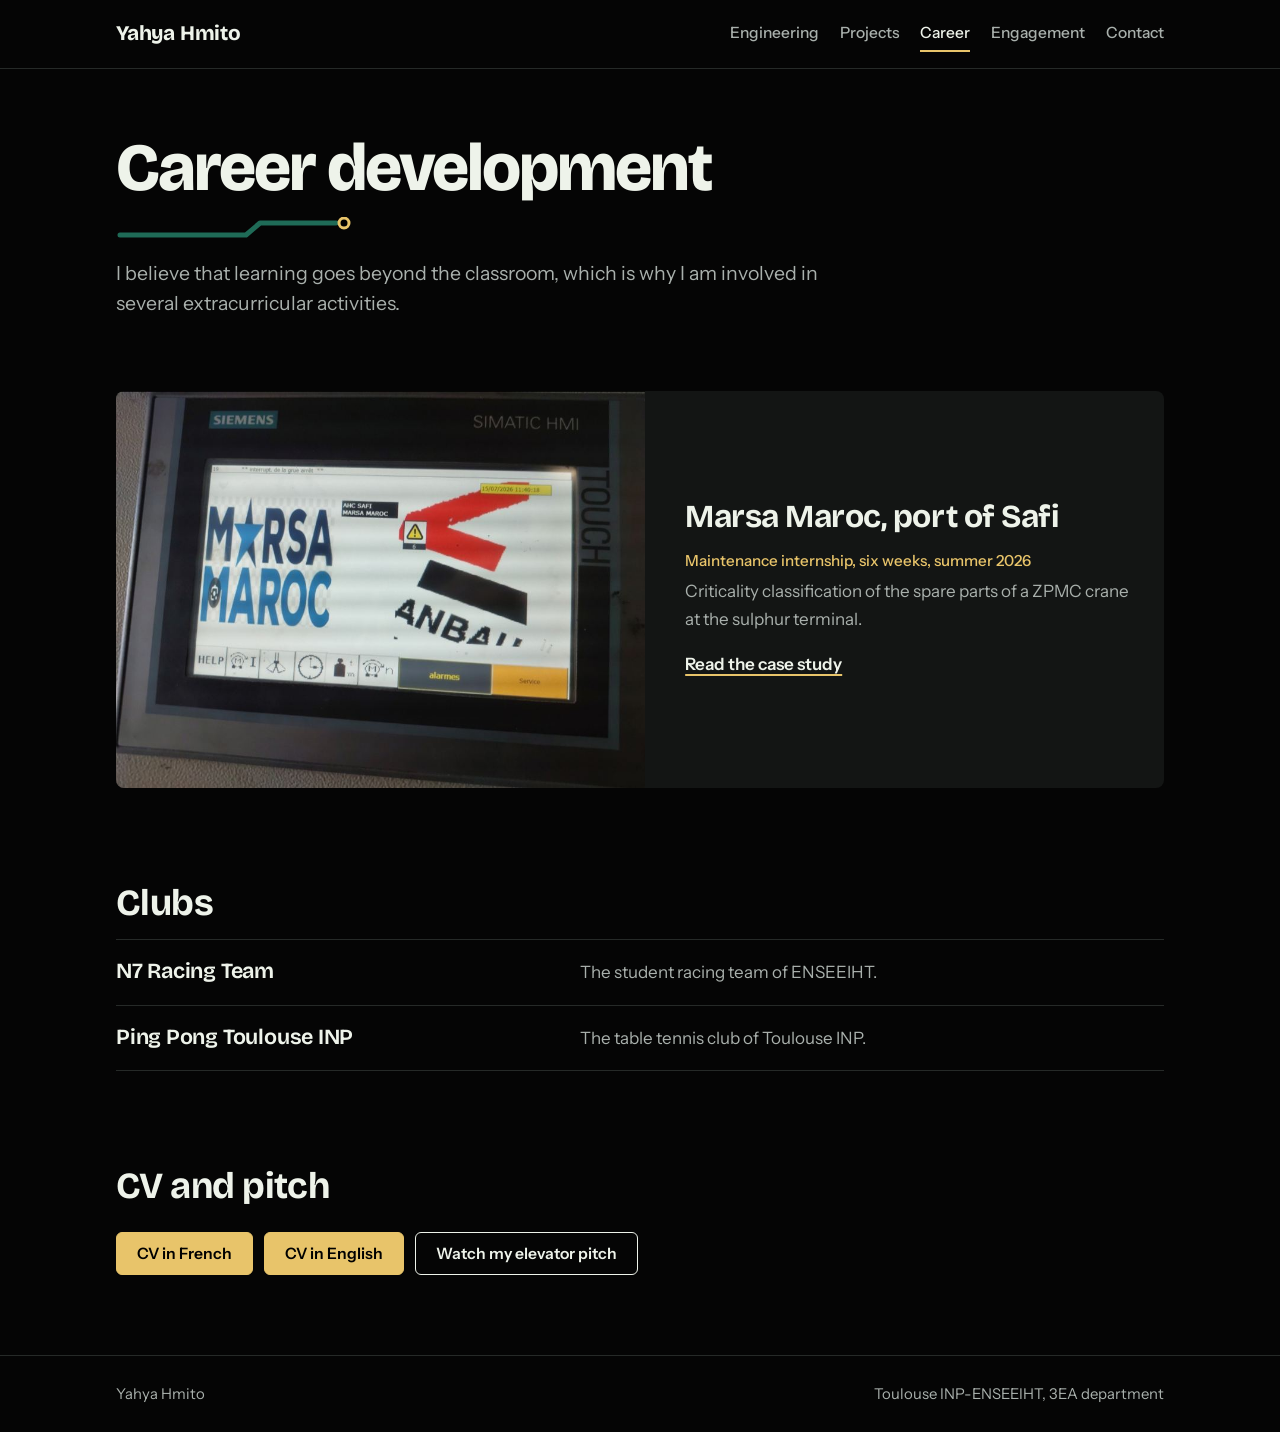
<file: career.html>
<!doctype html>
<html lang="en">
<head>
<meta charset="utf-8">
<meta name="viewport" content="width=device-width, initial-scale=1, viewport-fit=cover">
<title>Yahya Hmito, career development</title>
<meta name="claude:viewport-fit-sides" content="cover">
<meta name="description" content="Portfolio of Yahya Hmito, engineering student at Toulouse INP-ENSEEIHT.">
<link rel="preconnect" href="https://fonts.googleapis.com"><link rel="preconnect" href="https://fonts.gstatic.com" crossorigin><link rel="stylesheet" href="https://fonts.googleapis.com/css2?family=Bricolage+Grotesque:opsz,wght@12..96,400..800&family=Instrument+Sans:wght@400..700&display=swap">
<link rel="stylesheet" href="style.css">
</head>
<body>
<header class="site-header"><div class="wrap">
  <a class="brand" href="index.html">Yahya Hmito</a>
  <nav class="site-nav" aria-label="Main navigation"><a href="engineering.html">Engineering</a><a href="projects.html">Projects</a><a href="career.html" aria-current="page">Career</a><a href="engagement.html">Engagement</a><a href="contact.html">Contact</a></nav>
</div></header>
<main>
<section class="page-head"><div class="wrap"><h1>Career development</h1><svg class="trace" viewBox="0 0 240 24" aria-hidden="true" focusable="false"><path pathLength="1" d="M4 18 H130 L144 6 H220"/><circle cx="228" cy="6" r="5"/></svg><p class="lead">I believe that learning goes beyond the classroom, which is why I am involved in several extracurricular activities.</p></div></section>
<section class="section"><div class="wrap">
  <a class="feature" href="internship.html">
    <img src="hmi-menu.jpg" alt="Marsa Maroc screen on the Siemens panel of the crane's electrical room" loading="lazy">
    <div><h2>Marsa Maroc, port of Safi</h2>
    <p class="when">Maintenance internship, six weeks, summer 2026</p>
    <p>Criticality classification of the spare parts of a ZPMC crane at the sulphur terminal.</p>
    <span class="link">Read the case study</span></div>
  </a>
</div></section>
<section class="section"><div class="wrap">
  <h2>Clubs</h2>
  <div class="rows"><a class="row" href="https://n7racing.fr" target="_blank" rel="noopener"><span class="row-t">N7 Racing Team</span><span class="row-d">The student racing team of ENSEEIHT.</span></a><a class="row" href="https://www.instagram.com/as_tt_inpt" target="_blank" rel="noopener"><span class="row-t">Ping Pong Toulouse INP</span><span class="row-d">The table tennis club of Toulouse INP.</span></a></div>
</div></section>
<section class="section"><div class="wrap">
  <h2>CV and pitch</h2>
  <div class="actions"><a class="btn primary" href="https://www.canva.com/design/DAG3Q9g4etg/oIJHSiohKaDzDJCmYlHsEg/view" target="_blank" rel="noopener">CV in French</a><a class="btn primary" href="https://www.canva.com/design/DAG3SNzm54E/pddmGduQjrSLUqXstw9T1Q/view" target="_blank" rel="noopener">CV in English</a><a class="btn" href="https://1drv.ms/v/c/686e9fc1d685238a/EYgxS6NI235BoXH-FKhPmmoBEjziRVDaBazIHA-9qXcHRA" target="_blank" rel="noopener">Watch my elevator pitch</a></div>
</div></section>
</main>
<footer class="site-footer"><div class="wrap"><span>Yahya Hmito</span><span>Toulouse INP-ENSEEIHT, 3EA department</span></div></footer>
<script>
(function () {
  document.querySelectorAll('[data-copy]').forEach(function (b) {
    b.addEventListener('click', function () {
      var ok = function () { b.textContent = 'Copied'; setTimeout(function () { b.textContent = 'Copy'; }, 1600); };
      var sel = function () { var r = document.createRange(); r.selectNodeContents(b.previousElementSibling); var s = getSelection(); s.removeAllRanges(); s.addRange(r); };
      try { navigator.clipboard.writeText(b.getAttribute('data-copy')).then(ok, sel); } catch (e) { sel(); }
    });
  });
  if (!('IntersectionObserver' in window) || matchMedia('(prefers-reduced-motion: reduce)').matches) return;
  document.documentElement.classList.add('js-motion');
  var io = new IntersectionObserver(function (entries) {
    entries.forEach(function (e) { if (e.isIntersecting) { e.target.classList.add('is-in'); io.unobserve(e.target); } });
  }, { rootMargin: '0px 0px -8% 0px', threshold: 0.12 });
  document.querySelectorAll('.rows > *, .duo > *, .steps > li, .gallery > *, .stats > *, .feature, .chart, .cols > *').forEach(function (el) {
    if (el.getBoundingClientRect().top < innerHeight * 0.92) return;
    var i = el.parentElement ? Array.prototype.indexOf.call(el.parentElement.children, el) : 0;
    el.style.setProperty('--d', Math.min(i, 5) * 0.07 + 's');
    el.classList.add('reveal'); io.observe(el);
  });
})();
</script>
</body>
</html>
</file>
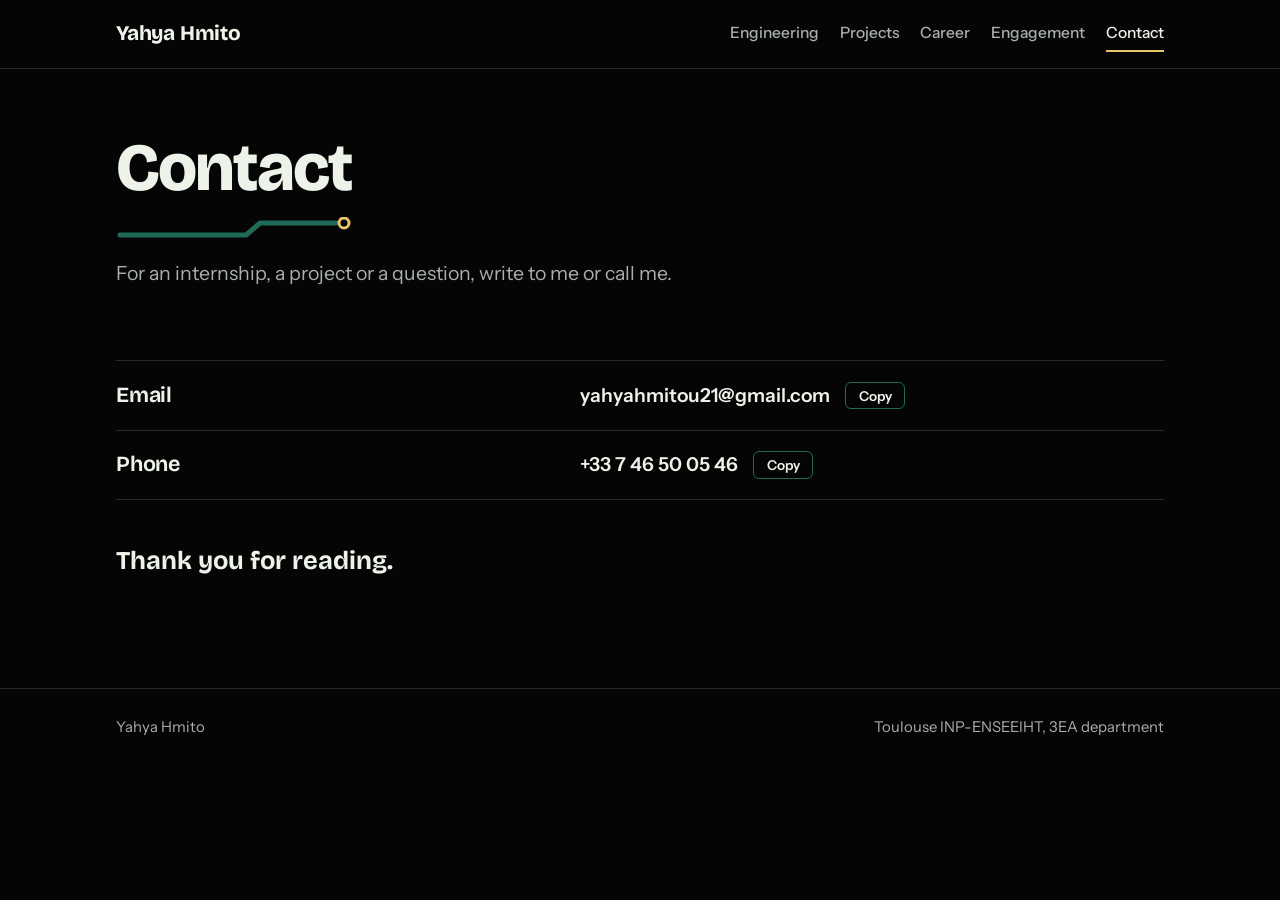
<file: contact.html>
<!doctype html>
<html lang="en">
<head>
<meta charset="utf-8">
<meta name="viewport" content="width=device-width, initial-scale=1, viewport-fit=cover">
<title>Yahya Hmito, contact</title>
<meta name="claude:viewport-fit-sides" content="cover">
<meta name="description" content="Portfolio of Yahya Hmito, engineering student at Toulouse INP-ENSEEIHT.">
<link rel="preconnect" href="https://fonts.googleapis.com"><link rel="preconnect" href="https://fonts.gstatic.com" crossorigin><link rel="stylesheet" href="https://fonts.googleapis.com/css2?family=Bricolage+Grotesque:opsz,wght@12..96,400..800&family=Instrument+Sans:wght@400..700&display=swap">
<link rel="stylesheet" href="style.css">
</head>
<body>
<header class="site-header"><div class="wrap">
  <a class="brand" href="index.html">Yahya Hmito</a>
  <nav class="site-nav" aria-label="Main navigation"><a href="engineering.html">Engineering</a><a href="projects.html">Projects</a><a href="career.html">Career</a><a href="engagement.html">Engagement</a><a href="contact.html" aria-current="page">Contact</a></nav>
</div></header>
<main>
<section class="page-head"><div class="wrap"><h1>Contact</h1><svg class="trace" viewBox="0 0 240 24" aria-hidden="true" focusable="false"><path pathLength="1" d="M4 18 H130 L144 6 H220"/><circle cx="228" cy="6" r="5"/></svg><p class="lead">For an internship, a project or a question, write to me or call me.</p></div></section>
<section class="section"><div class="wrap">
  <div class="rows">
    <div class="row static"><span class="row-t">Email</span><span class="row-d cval"><span>yahyahmitou21@gmail.com</span><button class="copy" type="button" data-copy="yahyahmitou21@gmail.com">Copy</button></span></div>
    <div class="row static"><span class="row-t">Phone</span><span class="row-d cval"><span>+33 7 46 50 05 46</span><button class="copy" type="button" data-copy="+33746500546">Copy</button></span></div>
  </div>
  <p class="thanks">Thank you for reading.</p>
</div></section>
</main>
<footer class="site-footer"><div class="wrap"><span>Yahya Hmito</span><span>Toulouse INP-ENSEEIHT, 3EA department</span></div></footer>
<script>
(function () {
  document.querySelectorAll('[data-copy]').forEach(function (b) {
    b.addEventListener('click', function () {
      var ok = function () { b.textContent = 'Copied'; setTimeout(function () { b.textContent = 'Copy'; }, 1600); };
      var sel = function () { var r = document.createRange(); r.selectNodeContents(b.previousElementSibling); var s = getSelection(); s.removeAllRanges(); s.addRange(r); };
      try { navigator.clipboard.writeText(b.getAttribute('data-copy')).then(ok, sel); } catch (e) { sel(); }
    });
  });
  if (!('IntersectionObserver' in window) || matchMedia('(prefers-reduced-motion: reduce)').matches) return;
  document.documentElement.classList.add('js-motion');
  var io = new IntersectionObserver(function (entries) {
    entries.forEach(function (e) { if (e.isIntersecting) { e.target.classList.add('is-in'); io.unobserve(e.target); } });
  }, { rootMargin: '0px 0px -8% 0px', threshold: 0.12 });
  document.querySelectorAll('.rows > *, .duo > *, .steps > li, .gallery > *, .stats > *, .feature, .chart, .cols > *').forEach(function (el) {
    if (el.getBoundingClientRect().top < innerHeight * 0.92) return;
    var i = el.parentElement ? Array.prototype.indexOf.call(el.parentElement.children, el) : 0;
    el.style.setProperty('--d', Math.min(i, 5) * 0.07 + 's');
    el.classList.add('reveal'); io.observe(el);
  });
})();
</script>
</body>
</html>
</file>
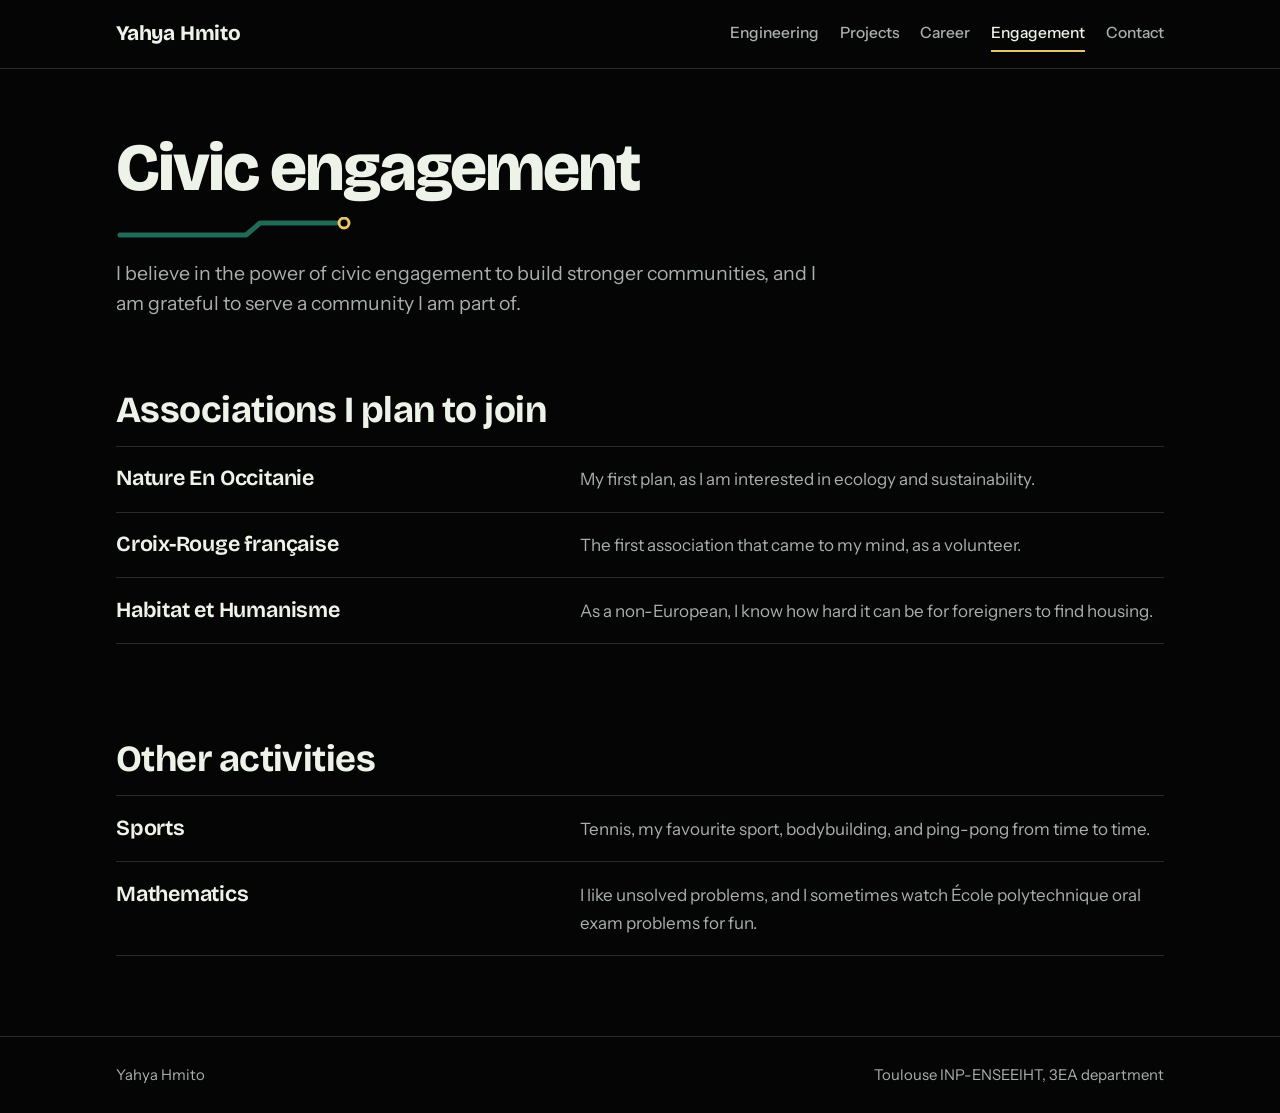
<file: engagement.html>
<!doctype html>
<html lang="en">
<head>
<meta charset="utf-8">
<meta name="viewport" content="width=device-width, initial-scale=1, viewport-fit=cover">
<title>Yahya Hmito, civic engagement</title>
<meta name="claude:viewport-fit-sides" content="cover">
<meta name="description" content="Portfolio of Yahya Hmito, engineering student at Toulouse INP-ENSEEIHT.">
<link rel="preconnect" href="https://fonts.googleapis.com"><link rel="preconnect" href="https://fonts.gstatic.com" crossorigin><link rel="stylesheet" href="https://fonts.googleapis.com/css2?family=Bricolage+Grotesque:opsz,wght@12..96,400..800&family=Instrument+Sans:wght@400..700&display=swap">
<link rel="stylesheet" href="style.css">
</head>
<body>
<header class="site-header"><div class="wrap">
  <a class="brand" href="index.html">Yahya Hmito</a>
  <nav class="site-nav" aria-label="Main navigation"><a href="engineering.html">Engineering</a><a href="projects.html">Projects</a><a href="career.html">Career</a><a href="engagement.html" aria-current="page">Engagement</a><a href="contact.html">Contact</a></nav>
</div></header>
<main>
<section class="page-head"><div class="wrap"><h1>Civic engagement</h1><svg class="trace" viewBox="0 0 240 24" aria-hidden="true" focusable="false"><path pathLength="1" d="M4 18 H130 L144 6 H220"/><circle cx="228" cy="6" r="5"/></svg><p class="lead">I believe in the power of civic engagement to build stronger communities, and I am grateful to serve a community I am part of.</p></div></section>
<section class="section"><div class="wrap">
  <h2>Associations I plan to join</h2>
  <div class="rows"><div class="row static"><span class="row-t">Nature En Occitanie</span><span class="row-d">My first plan, as I am interested in ecology and sustainability.</span></div><div class="row static"><span class="row-t">Croix-Rouge française</span><span class="row-d">The first association that came to my mind, as a volunteer.</span></div><div class="row static"><span class="row-t">Habitat et Humanisme</span><span class="row-d">As a non-European, I know how hard it can be for foreigners to find housing.</span></div></div>
</div></section>
<section class="section"><div class="wrap">
  <h2>Other activities</h2>
  <div class="rows"><div class="row static"><span class="row-t">Sports</span><span class="row-d">Tennis, my favourite sport, bodybuilding, and ping-pong from time to time.</span></div><div class="row static"><span class="row-t">Mathematics</span><span class="row-d">I like unsolved problems, and I sometimes watch École polytechnique oral exam problems for fun.</span></div></div>
</div></section>
</main>
<footer class="site-footer"><div class="wrap"><span>Yahya Hmito</span><span>Toulouse INP-ENSEEIHT, 3EA department</span></div></footer>
<script>
(function () {
  document.querySelectorAll('[data-copy]').forEach(function (b) {
    b.addEventListener('click', function () {
      var ok = function () { b.textContent = 'Copied'; setTimeout(function () { b.textContent = 'Copy'; }, 1600); };
      var sel = function () { var r = document.createRange(); r.selectNodeContents(b.previousElementSibling); var s = getSelection(); s.removeAllRanges(); s.addRange(r); };
      try { navigator.clipboard.writeText(b.getAttribute('data-copy')).then(ok, sel); } catch (e) { sel(); }
    });
  });
  if (!('IntersectionObserver' in window) || matchMedia('(prefers-reduced-motion: reduce)').matches) return;
  document.documentElement.classList.add('js-motion');
  var io = new IntersectionObserver(function (entries) {
    entries.forEach(function (e) { if (e.isIntersecting) { e.target.classList.add('is-in'); io.unobserve(e.target); } });
  }, { rootMargin: '0px 0px -8% 0px', threshold: 0.12 });
  document.querySelectorAll('.rows > *, .duo > *, .steps > li, .gallery > *, .stats > *, .feature, .chart, .cols > *').forEach(function (el) {
    if (el.getBoundingClientRect().top < innerHeight * 0.92) return;
    var i = el.parentElement ? Array.prototype.indexOf.call(el.parentElement.children, el) : 0;
    el.style.setProperty('--d', Math.min(i, 5) * 0.07 + 's');
    el.classList.add('reveal'); io.observe(el);
  });
})();
</script>
</body>
</html>
</file>
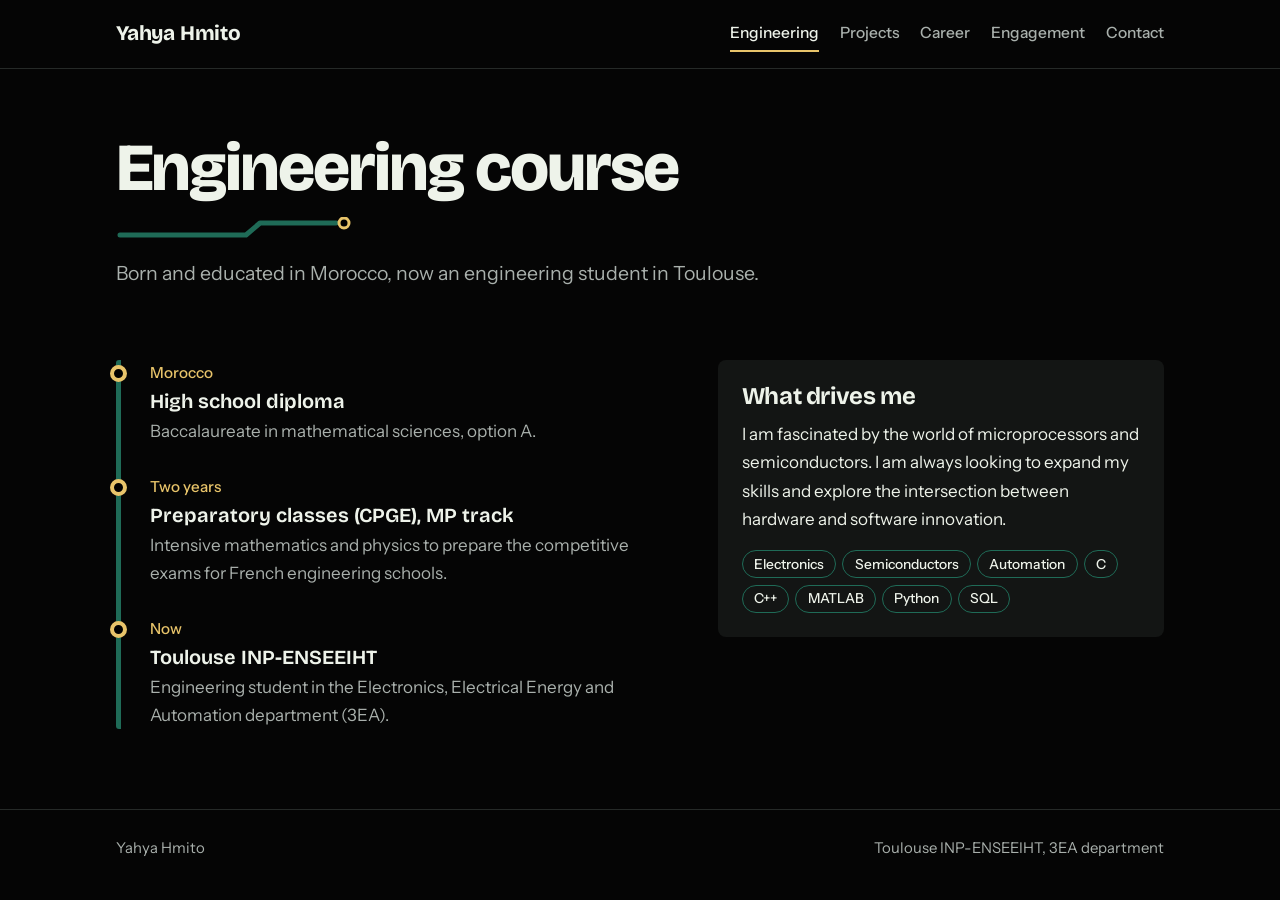
<file: engineering.html>
<!doctype html>
<html lang="en">
<head>
<meta charset="utf-8">
<meta name="viewport" content="width=device-width, initial-scale=1, viewport-fit=cover">
<title>Yahya Hmito, engineering course</title>
<meta name="claude:viewport-fit-sides" content="cover">
<meta name="description" content="Portfolio of Yahya Hmito, engineering student at Toulouse INP-ENSEEIHT.">
<link rel="preconnect" href="https://fonts.googleapis.com"><link rel="preconnect" href="https://fonts.gstatic.com" crossorigin><link rel="stylesheet" href="https://fonts.googleapis.com/css2?family=Bricolage+Grotesque:opsz,wght@12..96,400..800&family=Instrument+Sans:wght@400..700&display=swap">
<link rel="stylesheet" href="style.css">
</head>
<body>
<header class="site-header"><div class="wrap">
  <a class="brand" href="index.html">Yahya Hmito</a>
  <nav class="site-nav" aria-label="Main navigation"><a href="engineering.html" aria-current="page">Engineering</a><a href="projects.html">Projects</a><a href="career.html">Career</a><a href="engagement.html">Engagement</a><a href="contact.html">Contact</a></nav>
</div></header>
<main>
<section class="page-head"><div class="wrap"><h1>Engineering course</h1><svg class="trace" viewBox="0 0 240 24" aria-hidden="true" focusable="false"><path pathLength="1" d="M4 18 H130 L144 6 H220"/><circle cx="228" cy="6" r="5"/></svg><p class="lead">Born and educated in Morocco, now an engineering student in Toulouse.</p></div></section>
<section class="section"><div class="wrap cols">
  <ol class="steps">
    <li><p class="when">Morocco</p><h3>High school diploma</h3><p>Baccalaureate in mathematical sciences, option A.</p></li>
    <li><p class="when">Two years</p><h3>Preparatory classes (CPGE), MP track</h3><p>Intensive mathematics and physics to prepare the competitive exams for French engineering schools.</p></li>
    <li><p class="when">Now</p><h3>Toulouse INP-ENSEEIHT</h3><p>Engineering student in the Electronics, Electrical Energy and Automation department (3EA).</p></li>
  </ol>
  <div class="note">
    <h2>What drives me</h2>
    <p>I am fascinated by the world of microprocessors and semiconductors. I am always looking to expand my skills and explore the intersection between hardware and software innovation.</p>
    <ul class="chips"><li>Electronics</li><li>Semiconductors</li><li>Automation</li><li>C</li><li>C++</li><li>MATLAB</li><li>Python</li><li>SQL</li></ul>
  </div>
</div></section>
</main>
<footer class="site-footer"><div class="wrap"><span>Yahya Hmito</span><span>Toulouse INP-ENSEEIHT, 3EA department</span></div></footer>
<script>
(function () {
  document.querySelectorAll('[data-copy]').forEach(function (b) {
    b.addEventListener('click', function () {
      var ok = function () { b.textContent = 'Copied'; setTimeout(function () { b.textContent = 'Copy'; }, 1600); };
      var sel = function () { var r = document.createRange(); r.selectNodeContents(b.previousElementSibling); var s = getSelection(); s.removeAllRanges(); s.addRange(r); };
      try { navigator.clipboard.writeText(b.getAttribute('data-copy')).then(ok, sel); } catch (e) { sel(); }
    });
  });
  if (!('IntersectionObserver' in window) || matchMedia('(prefers-reduced-motion: reduce)').matches) return;
  document.documentElement.classList.add('js-motion');
  var io = new IntersectionObserver(function (entries) {
    entries.forEach(function (e) { if (e.isIntersecting) { e.target.classList.add('is-in'); io.unobserve(e.target); } });
  }, { rootMargin: '0px 0px -8% 0px', threshold: 0.12 });
  document.querySelectorAll('.rows > *, .duo > *, .steps > li, .gallery > *, .stats > *, .feature, .chart, .cols > *').forEach(function (el) {
    if (el.getBoundingClientRect().top < innerHeight * 0.92) return;
    var i = el.parentElement ? Array.prototype.indexOf.call(el.parentElement.children, el) : 0;
    el.style.setProperty('--d', Math.min(i, 5) * 0.07 + 's');
    el.classList.add('reveal'); io.observe(el);
  });
})();
</script>
</body>
</html>
</file>
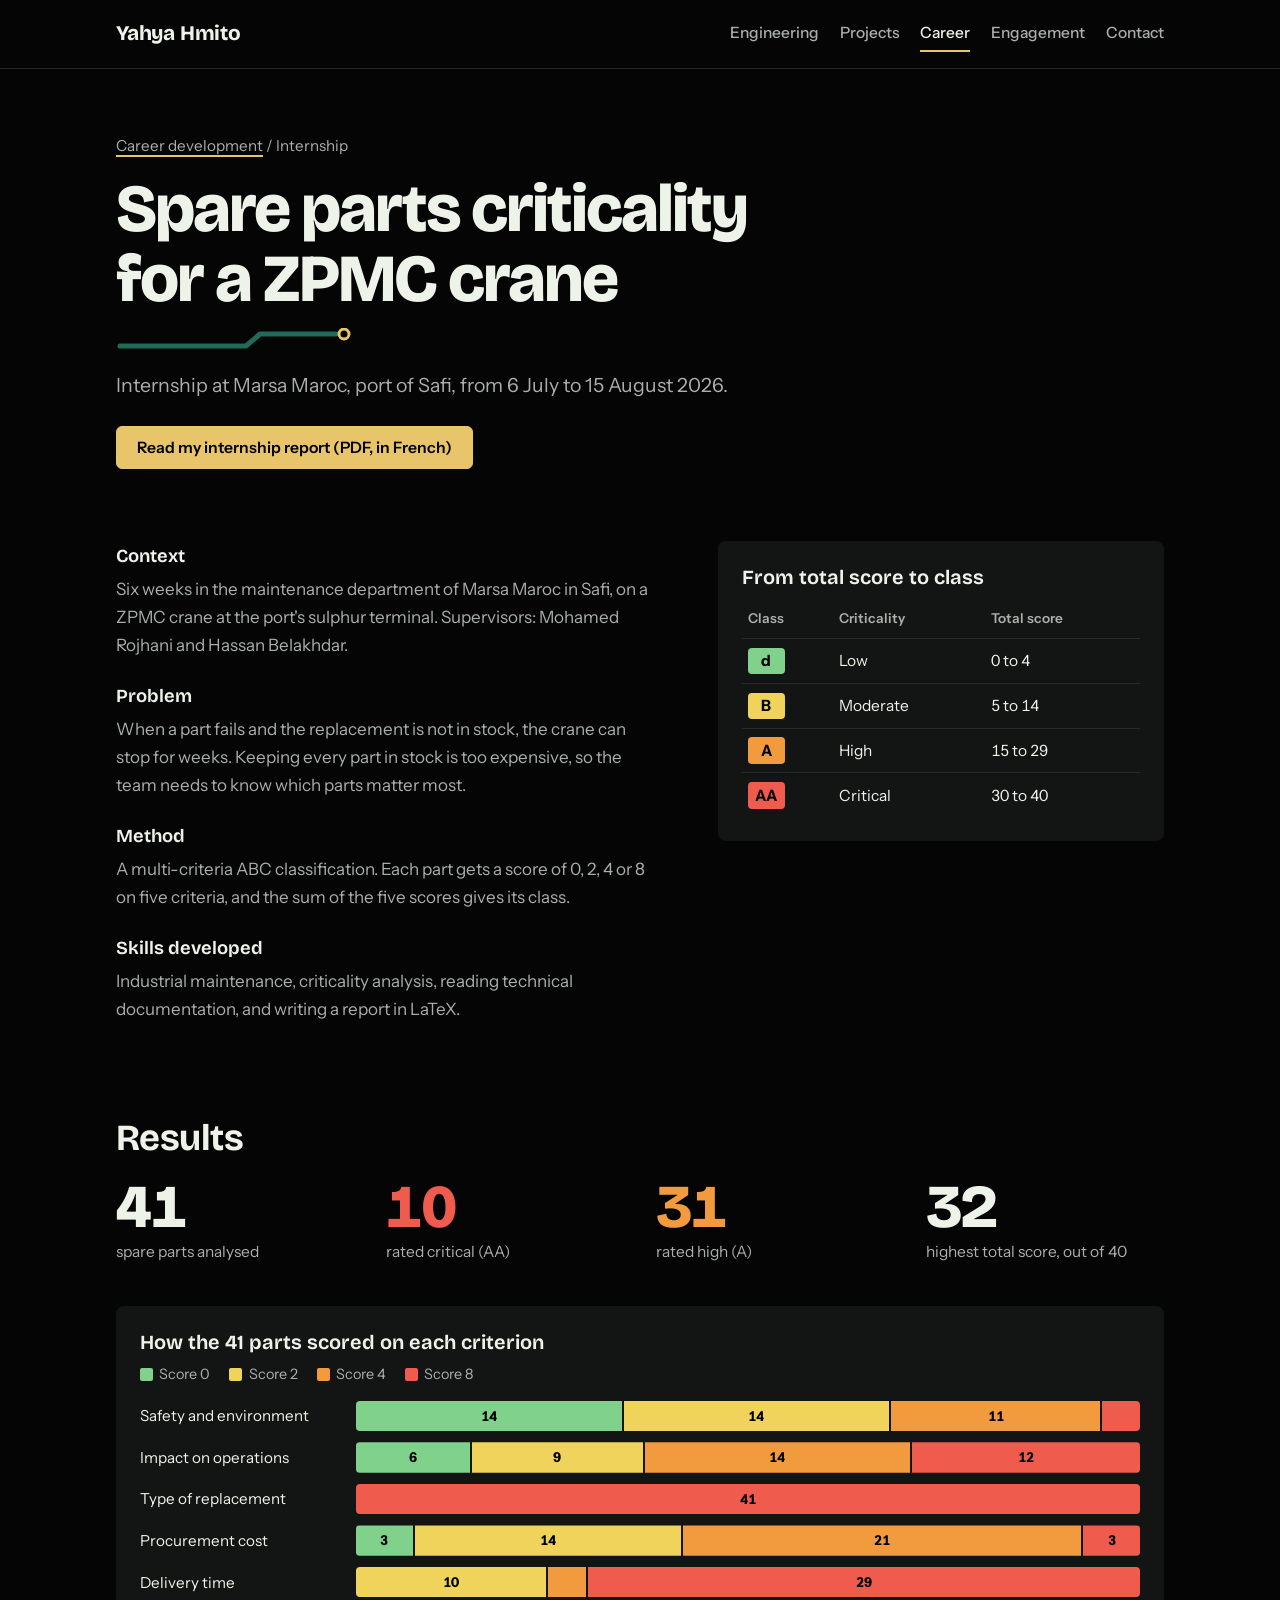
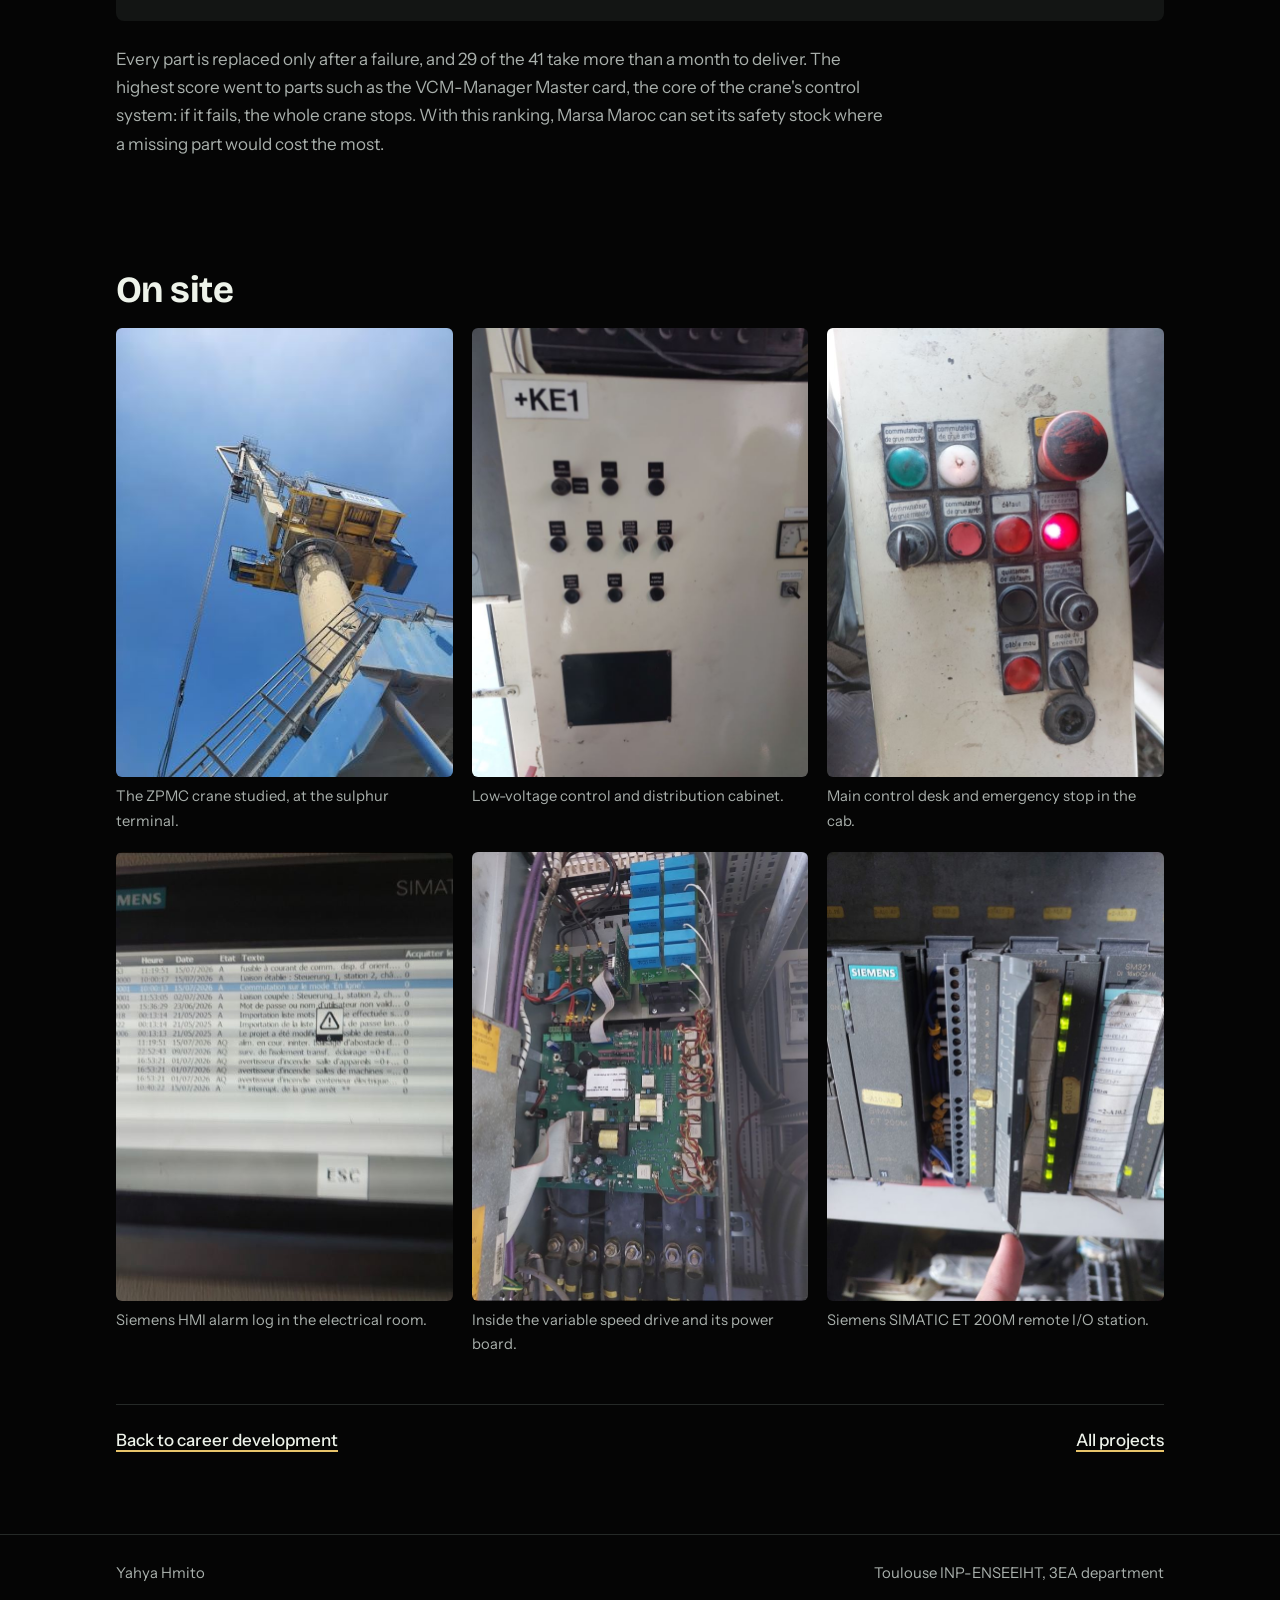
<file: internship.html>
<!doctype html>
<html lang="en">
<head>
<meta charset="utf-8">
<meta name="viewport" content="width=device-width, initial-scale=1, viewport-fit=cover">
<title>Yahya Hmito, Marsa Maroc internship</title>
<meta name="claude:viewport-fit-sides" content="cover">
<meta name="description" content="Portfolio of Yahya Hmito, engineering student at Toulouse INP-ENSEEIHT.">
<link rel="preconnect" href="https://fonts.googleapis.com"><link rel="preconnect" href="https://fonts.gstatic.com" crossorigin><link rel="stylesheet" href="https://fonts.googleapis.com/css2?family=Bricolage+Grotesque:opsz,wght@12..96,400..800&family=Instrument+Sans:wght@400..700&display=swap">
<link rel="stylesheet" href="style.css">
</head>
<body>
<header class="site-header"><div class="wrap">
  <a class="brand" href="index.html">Yahya Hmito</a>
  <nav class="site-nav" aria-label="Main navigation"><a href="engineering.html">Engineering</a><a href="projects.html">Projects</a><a href="career.html" aria-current="page">Career</a><a href="engagement.html">Engagement</a><a href="contact.html">Contact</a></nav>
</div></header>
<main>
<section class="page-head"><div class="wrap"><p class="crumb"><a href="career.html">Career development</a> / Internship</p><h1>Spare parts criticality for a ZPMC crane</h1><svg class="trace" viewBox="0 0 240 24" aria-hidden="true" focusable="false"><path pathLength="1" d="M4 18 H130 L144 6 H220"/><circle cx="228" cy="6" r="5"/></svg><p class="lead">Internship at Marsa Maroc, port of Safi, from 6 July to 15 August 2026.</p><div class="actions"><a class="btn primary" href="rapport-stage-marsa-maroc.pdf" target="_blank" rel="noopener">Read my internship report (PDF, in French)</a></div></div></section>
<section class="section"><div class="wrap cols">
  <dl class="facts">
    <dt>Context</dt><dd>Six weeks in the maintenance department of Marsa Maroc in Safi, on a ZPMC crane at the port's sulphur terminal. Supervisors: Mohamed Rojhani and Hassan Belakhdar.</dd>
    <dt>Problem</dt><dd>When a part fails and the replacement is not in stock, the crane can stop for weeks. Keeping every part in stock is too expensive, so the team needs to know which parts matter most.</dd>
    <dt>Method</dt><dd>A multi-criteria ABC classification. Each part gets a score of 0, 2, 4 or 8 on five criteria, and the sum of the five scores gives its class.</dd>
    <dt>Skills developed</dt><dd>Industrial maintenance, criticality analysis, reading technical documentation, and writing a report in LaTeX.</dd>
  </dl>
  <div class="note">
    <h3>From total score to class</h3>
    <div class="tablewrap"><table class="matrix">
      <thead><tr><th>Class</th><th>Criticality</th><th>Total score</th></tr></thead>
      <tbody>
        <tr><td><span class="cls s0">d</span></td><td>Low</td><td class="num">0 to 4</td></tr>
        <tr><td><span class="cls s1">B</span></td><td>Moderate</td><td class="num">5 to 14</td></tr>
        <tr><td><span class="cls s2">A</span></td><td>High</td><td class="num">15 to 29</td></tr>
        <tr><td><span class="cls s3">AA</span></td><td>Critical</td><td class="num">30 to 40</td></tr>
      </tbody></table></div>
  </div>
</div></section>
<section class="section"><div class="wrap">
  <h2>Results</h2>
  <div class="stats">
    <div class="stat"><strong>41</strong><span>spare parts analysed</span></div>
    <div class="stat"><strong>10</strong><span>rated critical (AA)</span></div>
    <div class="stat"><strong>31</strong><span>rated high (A)</span></div>
    <div class="stat"><strong>32</strong><span>highest total score, out of 40</span></div>
  </div>
  <div class="chart">
    <h3>How the 41 parts scored on each criterion</h3>
    <p class="legend"><span><i class="s0"></i>Score 0</span><span><i class="s1"></i>Score 2</span><span><i class="s2"></i>Score 4</span><span><i class="s3"></i>Score 8</span></p>
    <div class="bar-row"><span class="bar-l">Safety and environment</span><div class="bar" role="img" aria-label="Safety and environment: 14 parts scored 0, 14 scored 2, 11 scored 4, 2 scored 8"><span class="s0" style="flex:14">14</span><span class="s1" style="flex:14">14</span><span class="s2" style="flex:11">11</span><span class="s3" style="flex:2"></span></div></div><div class="bar-row"><span class="bar-l">Impact on operations</span><div class="bar" role="img" aria-label="Impact on operations: 6 parts scored 0, 9 scored 2, 14 scored 4, 12 scored 8"><span class="s0" style="flex:6">6</span><span class="s1" style="flex:9">9</span><span class="s2" style="flex:14">14</span><span class="s3" style="flex:12">12</span></div></div><div class="bar-row"><span class="bar-l">Type of replacement</span><div class="bar" role="img" aria-label="Type of replacement: 0 parts scored 0, 0 scored 2, 0 scored 4, 41 scored 8"><span class="s3" style="flex:41">41</span></div></div><div class="bar-row"><span class="bar-l">Procurement cost</span><div class="bar" role="img" aria-label="Procurement cost: 3 parts scored 0, 14 scored 2, 21 scored 4, 3 scored 8"><span class="s0" style="flex:3">3</span><span class="s1" style="flex:14">14</span><span class="s2" style="flex:21">21</span><span class="s3" style="flex:3">3</span></div></div><div class="bar-row"><span class="bar-l">Delivery time</span><div class="bar" role="img" aria-label="Delivery time: 0 parts scored 0, 10 scored 2, 2 scored 4, 29 scored 8"><span class="s1" style="flex:10">10</span><span class="s2" style="flex:2"></span><span class="s3" style="flex:29">29</span></div></div>
  </div>
  <p class="after">Every part is replaced only after a failure, and 29 of the 41 take more than a month to deliver. The highest score went to parts such as the VCM-Manager Master card, the core of the crane's control system: if it fails, the whole crane stops. With this ranking, Marsa Maroc can set its safety stock where a missing part would cost the most.</p>
</div></section>
<section class="section"><div class="wrap">
  <h2>On site</h2>
  <div class="gallery">
    <figure><img src="crane-1.jpg" alt="ZPMC crane seen from below" loading="lazy"><figcaption>The ZPMC crane studied, at the sulphur terminal.</figcaption></figure>
    <figure><img src="cabinet.jpg" alt="Low-voltage control cabinet" loading="lazy"><figcaption>Low-voltage control and distribution cabinet.</figcaption></figure>
    <figure><img src="desk-main.jpg" alt="Main control desk with emergency stop" loading="lazy"><figcaption>Main control desk and emergency stop in the cab.</figcaption></figure>
    <figure><img src="hmi-alarms.jpg" alt="Siemens HMI alarm log" loading="lazy"><figcaption>Siemens HMI alarm log in the electrical room.</figcaption></figure>
    <figure><img src="drive.jpg" alt="Inside of a variable speed drive" loading="lazy"><figcaption>Inside the variable speed drive and its power board.</figcaption></figure>
    <figure><img src="et200m.jpg" alt="Siemens SIMATIC ET 200M remote I/O station" loading="lazy"><figcaption>Siemens SIMATIC ET 200M remote I/O station.</figcaption></figure>
  </div>
  <p class="pager"><a href="career.html">Back to career development</a><a href="projects.html">All projects</a></p>
</div></section>
</main>
<footer class="site-footer"><div class="wrap"><span>Yahya Hmito</span><span>Toulouse INP-ENSEEIHT, 3EA department</span></div></footer>
<script>
(function () {
  document.querySelectorAll('[data-copy]').forEach(function (b) {
    b.addEventListener('click', function () {
      var ok = function () { b.textContent = 'Copied'; setTimeout(function () { b.textContent = 'Copy'; }, 1600); };
      var sel = function () { var r = document.createRange(); r.selectNodeContents(b.previousElementSibling); var s = getSelection(); s.removeAllRanges(); s.addRange(r); };
      try { navigator.clipboard.writeText(b.getAttribute('data-copy')).then(ok, sel); } catch (e) { sel(); }
    });
  });
  if (!('IntersectionObserver' in window) || matchMedia('(prefers-reduced-motion: reduce)').matches) return;
  document.documentElement.classList.add('js-motion');
  var io = new IntersectionObserver(function (entries) {
    entries.forEach(function (e) { if (e.isIntersecting) { e.target.classList.add('is-in'); io.unobserve(e.target); } });
  }, { rootMargin: '0px 0px -8% 0px', threshold: 0.12 });
  document.querySelectorAll('.rows > *, .duo > *, .steps > li, .gallery > *, .stats > *, .feature, .chart, .cols > *').forEach(function (el) {
    if (el.getBoundingClientRect().top < innerHeight * 0.92) return;
    var i = el.parentElement ? Array.prototype.indexOf.call(el.parentElement.children, el) : 0;
    el.style.setProperty('--d', Math.min(i, 5) * 0.07 + 's');
    el.classList.add('reveal'); io.observe(el);
  });
})();
</script>
</body>
</html>
</file>
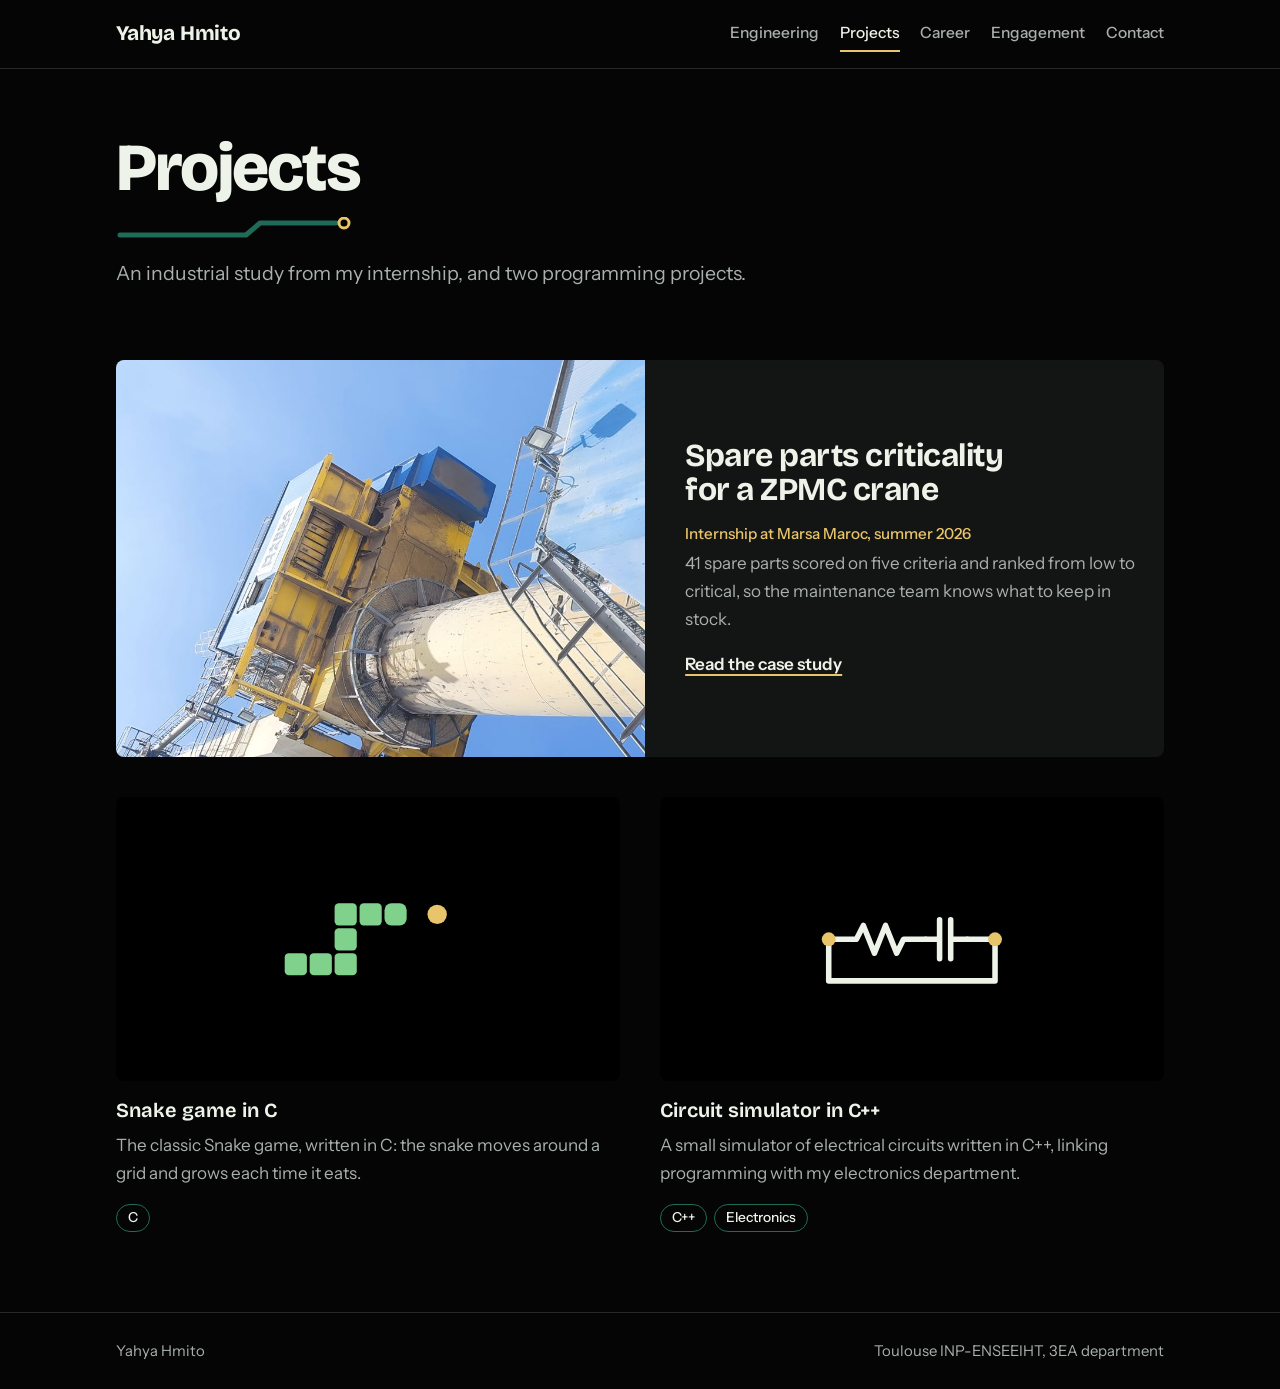
<file: projects.html>
<!doctype html>
<html lang="en">
<head>
<meta charset="utf-8">
<meta name="viewport" content="width=device-width, initial-scale=1, viewport-fit=cover">
<title>Yahya Hmito, projects</title>
<meta name="claude:viewport-fit-sides" content="cover">
<meta name="description" content="Portfolio of Yahya Hmito, engineering student at Toulouse INP-ENSEEIHT.">
<link rel="preconnect" href="https://fonts.googleapis.com"><link rel="preconnect" href="https://fonts.gstatic.com" crossorigin><link rel="stylesheet" href="https://fonts.googleapis.com/css2?family=Bricolage+Grotesque:opsz,wght@12..96,400..800&family=Instrument+Sans:wght@400..700&display=swap">
<link rel="stylesheet" href="style.css">
</head>
<body>
<header class="site-header"><div class="wrap">
  <a class="brand" href="index.html">Yahya Hmito</a>
  <nav class="site-nav" aria-label="Main navigation"><a href="engineering.html">Engineering</a><a href="projects.html" aria-current="page">Projects</a><a href="career.html">Career</a><a href="engagement.html">Engagement</a><a href="contact.html">Contact</a></nav>
</div></header>
<main>
<section class="page-head"><div class="wrap"><h1>Projects</h1><svg class="trace" viewBox="0 0 240 24" aria-hidden="true" focusable="false"><path pathLength="1" d="M4 18 H130 L144 6 H220"/><circle cx="228" cy="6" r="5"/></svg><p class="lead">An industrial study from my internship, and two programming projects.</p></div></section>
<section class="section"><div class="wrap">
  <a class="feature" href="internship.html">
    <img src="crane-2.jpg" alt="The ZPMC crane at the sulphur terminal of Safi port, seen from below" loading="lazy">
    <div><h2>Spare parts criticality for a ZPMC crane</h2>
    <p class="when">Internship at Marsa Maroc, summer 2026</p>
    <p>41 spare parts scored on five criteria and ranked from low to critical, so the maintenance team knows what to keep in stock.</p>
    <span class="link">Read the case study</span></div>
  </a>
  <div class="duo">
    <article class="proj"><div class="tile"><svg viewBox="0 0 160 100" aria-hidden="true" focusable="false"><g fill="currentColor"><rect x="20" y="60" width="16" height="16" rx="3"/><rect x="38" y="60" width="16" height="16" rx="3"/><rect x="56" y="60" width="16" height="16" rx="3"/><rect x="56" y="42" width="16" height="16" rx="3"/><rect x="56" y="24" width="16" height="16" rx="3"/><rect x="74" y="24" width="16" height="16" rx="3"/><rect x="92" y="24" width="16" height="16" rx="5"/></g><circle class="gold" cx="130" cy="32" r="7"/></svg></div><h3>Snake game in C</h3><p>The classic Snake game, written in C: the snake moves around a grid and grows each time it eats.</p><ul class="chips"><li>C</li></ul></article>
    <article class="proj"><div class="tile"><svg viewBox="0 0 160 100" aria-hidden="true" focusable="false"><g fill="none" stroke="currentColor" stroke-width="4" stroke-linejoin="round" stroke-linecap="round"><path d="M20 50h20l5-10 8 20 8-20 8 20 5-10h16"/><path d="M90 50h10M100 36v28M108 36v28M108 50h12"/><path d="M120 50h20v30H20V50"/></g><circle class="gold" cx="20" cy="50" r="5"/><circle class="gold" cx="140" cy="50" r="5"/></svg></div><h3>Circuit simulator in C++</h3><p>A small simulator of electrical circuits written in C++, linking programming with my electronics department.</p><ul class="chips"><li>C++</li><li>Electronics</li></ul></article>
  </div>
</div></section>
</main>
<footer class="site-footer"><div class="wrap"><span>Yahya Hmito</span><span>Toulouse INP-ENSEEIHT, 3EA department</span></div></footer>
<script>
(function () {
  document.querySelectorAll('[data-copy]').forEach(function (b) {
    b.addEventListener('click', function () {
      var ok = function () { b.textContent = 'Copied'; setTimeout(function () { b.textContent = 'Copy'; }, 1600); };
      var sel = function () { var r = document.createRange(); r.selectNodeContents(b.previousElementSibling); var s = getSelection(); s.removeAllRanges(); s.addRange(r); };
      try { navigator.clipboard.writeText(b.getAttribute('data-copy')).then(ok, sel); } catch (e) { sel(); }
    });
  });
  if (!('IntersectionObserver' in window) || matchMedia('(prefers-reduced-motion: reduce)').matches) return;
  document.documentElement.classList.add('js-motion');
  var io = new IntersectionObserver(function (entries) {
    entries.forEach(function (e) { if (e.isIntersecting) { e.target.classList.add('is-in'); io.unobserve(e.target); } });
  }, { rootMargin: '0px 0px -8% 0px', threshold: 0.12 });
  document.querySelectorAll('.rows > *, .duo > *, .steps > li, .gallery > *, .stats > *, .feature, .chart, .cols > *').forEach(function (el) {
    if (el.getBoundingClientRect().top < innerHeight * 0.92) return;
    var i = el.parentElement ? Array.prototype.indexOf.call(el.parentElement.children, el) : 0;
    el.style.setProperty('--d', Math.min(i, 5) * 0.07 + 's');
    el.classList.add('reveal'); io.observe(el);
  });
})();
</script>
</body>
</html>
</file>
<file: style.css>
/* Layout: a circuit board. Solder-mask green ground, silkscreen-white type, gold pads as the single accent.
   Left-aligned throughout; lists are ruled rows, not cards. The hero mounts the portrait like a chip (U1). */
:root {
  color-scheme: dark;
  --board: #050505;      /* solder mask */
  --board-deep: #000000; /* shadowed mask */
  --lift: #131514;       /* raised surface */
  --trace: #1f6b57;      /* copper seen under the mask */
  --line: #262a28;
  --silk: #eef3ea;       /* silkscreen */
  --muted: #a9b0ac;
  --gold: #e8c46a;       /* ENIG pads */
  --s0: #7fd18b; --s1: #f0d35a; --s2: #f29a3e; --s3: #ef5b4c;
  --display: "Bricolage Grotesque", "Segoe UI", system-ui, sans-serif;
  --body: "Instrument Sans", "Segoe UI", system-ui, sans-serif;
}
*, *::before, *::after { box-sizing: border-box; }
html { background: var(--board); }
body { margin: 0; background: var(--board); color: var(--silk); font-family: var(--body); font-size: 1.0625rem; line-height: 1.65; }
img { max-width: 100%; display: block; }
a { color: inherit; text-decoration-color: var(--gold); text-decoration-thickness: 2px; text-underline-offset: 4px; }
:focus-visible { outline: 3px solid var(--gold); outline-offset: 3px; border-radius: 3px; }
h1, h2, h3 { font-family: var(--display); margin: 0 0 .45em; line-height: 1.05; text-wrap: balance; }
h1 { font-size: clamp(2.7rem, 7.5vw, 5.2rem); font-weight: 800; letter-spacing: -0.03em; }
h2 { font-size: clamp(1.6rem, 3.6vw, 2.3rem); font-weight: 700; letter-spacing: -0.015em; }
h3 { font-size: 1.25rem; font-weight: 650; line-height: 1.2; }
p { margin: 0 0 1em; max-width: 64ch; }
.wrap { max-width: 1080px; margin: 0 auto; padding-left: max(16px, env(safe-area-inset-left, 0px)); padding-right: max(16px, env(safe-area-inset-right, 0px)); }

/* Header */
.site-header { border-bottom: 1px solid var(--line); }
.site-header .wrap { display: flex; flex-wrap: wrap; align-items: center; gap: .4rem 1.6rem; padding-block: 1rem; }
.brand { font-family: var(--display); font-weight: 750; font-size: 1.3rem; letter-spacing: -0.01em; text-decoration: none; margin-right: auto; }
.site-nav { display: flex; flex-wrap: wrap; gap: .2rem 1.3rem; font-size: .97rem; font-weight: 500; }
.site-nav a { text-decoration: none; padding: .25rem 0; border-bottom: 2px solid transparent; color: var(--muted); transition: color .15s; }
.site-nav a:hover { color: var(--silk); }
.site-nav a[aria-current="page"] { color: var(--silk); border-bottom-color: var(--gold); }

/* Hero */
.hero { padding-block: clamp(2rem, 6vw, 4.5rem); }
.hero .wrap { display: grid; grid-template-columns: 1.1fr .9fr; gap: 2rem 3rem; align-items: center; }
.hero-text { min-width: 0; }
.lead { font-size: 1.22rem; line-height: 1.55; color: var(--muted); max-width: 46ch; }
.cv { margin: 1.1rem 0 0; color: var(--muted); }
.cv a { color: var(--silk); }
.board { position: relative; width: min(100%, 420px); aspect-ratio: 1; justify-self: end; }
.board svg { position: absolute; inset: 0; width: 100%; height: 100%; }
.board img { position: absolute; left: 30%; top: 30%; width: 40%; height: 40%; object-fit: cover; object-position: 50% 18%; border-radius: 4px; }
.traces path { fill: none; stroke: var(--trace); stroke-width: 6; stroke-linecap: round; stroke-linejoin: round; }
.vias circle { fill: var(--board-deep); stroke: var(--gold); stroke-width: 4; }
.pins rect { fill: var(--gold); }
.pkg { fill: #101211; stroke: #3a403d; stroke-width: 2; }
.pin1 { fill: var(--silk); }
.silk { fill: var(--silk); font: 600 13px var(--body); opacity: .8; }

/* Buttons */
.actions { display: flex; flex-wrap: wrap; gap: .7rem; margin-top: 1.6rem; }
.btn { display: inline-block; font: 600 .98rem var(--body); text-decoration: none; padding: .7rem 1.25rem; border-radius: 6px; border: 1.5px solid var(--silk); color: var(--silk); transition: background .15s, color .15s, border-color .15s; }
.btn:hover { background: var(--silk); color: var(--board); }
.btn.primary { background: var(--gold); border-color: var(--gold); color: var(--board-deep); }
.btn.primary:hover { background: var(--silk); border-color: var(--silk); }

/* Page head */
.page-head { padding-block: clamp(2.2rem, 6vw, 4rem) clamp(1rem, 2vw, 1.5rem); }
.page-head h1 { font-size: clamp(2.3rem, 6vw, 4.2rem); max-width: 18ch; margin-bottom: .2em; }
.page-head .lead { max-width: 56ch; margin: 0; }
.crumb { color: var(--muted); font-size: .95rem; margin-bottom: 1rem; }
.trace { display: block; width: 240px; max-width: 70%; height: 24px; margin: .6rem 0 1.1rem; }
.trace path { fill: none; stroke: var(--trace); stroke-width: 5; stroke-linecap: round; stroke-linejoin: round; }
.trace circle { fill: var(--board-deep); stroke: var(--gold); stroke-width: 3; }

.section { padding-block: clamp(1.8rem, 4.5vw, 3rem); }
.cols { display: grid; grid-template-columns: 1.1fr .9fr; gap: 2.5rem 3.5rem; align-items: start; }
.cols > * { min-width: 0; }

/* Ruled rows */
.rows { border-bottom: 1px solid var(--line); }
.row { display: grid; grid-template-columns: minmax(0, 1fr) minmax(0, 1.35fr); gap: .3rem 2rem; align-items: baseline; padding: 1.15rem 0; border-top: 1px solid var(--line); text-decoration: none; }
.row-t { font-family: var(--display); font-weight: 650; font-size: 1.35rem; line-height: 1.2; letter-spacing: -0.01em; transition: color .15s, transform .2s; }
.row-k { display: block; font: 500 .92rem var(--body); letter-spacing: 0; color: var(--gold); margin-top: .25rem; }
.row-d { color: var(--muted); }
a.row:hover .row-t { color: var(--gold); transform: translateX(6px); }

/* Notes and chips */
.note { background: var(--lift); border-radius: 8px; padding: 1.5rem; }
.note h2 { font-size: 1.5rem; }
.note p:last-child { margin-bottom: 0; }
.chips { display: flex; flex-wrap: wrap; gap: .4rem; list-style: none; padding: 0; margin: 1rem 0 0; }
.chips li { font-size: .86rem; font-weight: 500; padding: .12rem .7rem; border: 1px solid var(--trace); border-radius: 999px; }

/* Studies: a real sequence, drawn as a trace with a via per step */
.steps { list-style: none; margin: 0; padding: 0 0 0 1.8rem; border-left: 5px solid var(--trace); border-radius: 3px; display: grid; gap: 1.8rem; }
.steps li { position: relative; }
.steps li::before { content: ""; position: absolute; left: calc(-1.8rem - 11px); top: .3rem; width: 17px; height: 17px; border-radius: 50%; background: var(--board-deep); border: 4px solid var(--gold); }
.when { color: var(--gold); font-size: .95rem; font-weight: 500; margin-bottom: .2rem; }
.steps h3 { margin-bottom: .3rem; }
.steps p:last-child { margin: 0; color: var(--muted); }

/* Feature + projects */
.feature { display: grid; grid-template-columns: 1.05fr .95fr; gap: 1.5rem 2.5rem; align-items: center; text-decoration: none; background: var(--lift); border-radius: 8px; overflow: hidden; }
.feature img { width: 100%; height: 100%; min-height: 260px; aspect-ratio: 4 / 3; object-fit: cover; }
.feature > div { padding: 1.5rem 1.75rem 1.5rem 0; min-width: 0; }
.feature h2 { font-size: clamp(1.5rem, 3vw, 2rem); }
.feature p:not(.when) { color: var(--muted); }
.link { font-weight: 600; text-decoration: underline; text-decoration-color: var(--gold); text-decoration-thickness: 2px; text-underline-offset: 4px; }
.feature:hover .link { color: var(--gold); }
.duo { display: grid; grid-template-columns: repeat(2, minmax(0, 1fr)); gap: 2.5rem; margin-top: 2.5rem; }
.proj .tile { background: var(--board-deep); border-radius: 8px; aspect-ratio: 16 / 9; display: grid; place-items: center; color: var(--s0); margin-bottom: 1.1rem; }
.proj:nth-child(2) .tile { color: var(--silk); }
.proj .tile svg { width: 44%; height: auto; }
.gold { fill: var(--gold); }
.proj p { color: var(--muted); margin-bottom: 0; }

/* Internship */
dl.facts { margin: 0; }
dl.facts dt { font-family: var(--display); font-weight: 650; font-size: 1.15rem; margin-top: 1.4rem; }
dl.facts dt:first-child { margin-top: 0; }
dl.facts dd { margin: .2rem 0 0; color: var(--muted); max-width: 60ch; }
.tablewrap { overflow-x: auto; }
.matrix { width: 100%; border-collapse: collapse; font-size: .97rem; }
.matrix th, .matrix td { text-align: left; padding: .55rem .4rem; border-bottom: 1px solid var(--line); }
.matrix tr:last-child td { border-bottom: 0; }
.matrix th { font-weight: 600; font-size: .85rem; color: var(--muted); }
.num { font-variant-numeric: tabular-nums; }
.cls { display: inline-block; min-width: 2.3rem; text-align: center; font-weight: 700; border-radius: 4px; padding: .02rem .4rem; color: var(--board-deep); }
.s0 { background: var(--s0); } .s1 { background: var(--s1); } .s2 { background: var(--s2); } .s3 { background: var(--s3); }
.stats { display: grid; grid-template-columns: repeat(4, minmax(0, 1fr)); gap: 1rem 2rem; margin: 1.2rem 0 2.5rem; }
.stat strong { display: block; font-family: var(--display); font-weight: 800; font-size: clamp(2.6rem, 6vw, 3.8rem); line-height: 1; letter-spacing: -0.03em; font-variant-numeric: tabular-nums; }
.stat:nth-child(2) strong { color: var(--s3); }
.stat:nth-child(3) strong { color: var(--s2); }
.stat span { color: var(--muted); font-size: .97rem; }
.chart { background: var(--lift); border-radius: 8px; padding: 1.5rem; }
.legend { display: flex; flex-wrap: wrap; gap: .3rem 1.2rem; font-size: .9rem; color: var(--muted); max-width: none; }
.legend span { display: inline-flex; align-items: center; gap: .4rem; }
.legend i { width: .8rem; height: .8rem; border-radius: 2px; }
.bar-row { display: grid; grid-template-columns: 12.5rem minmax(0, 1fr); gap: .3rem 1rem; align-items: center; margin-top: .7rem; }
.bar-l { font-size: .95rem; }
.bar { display: flex; gap: 2px; height: 1.9rem; border-radius: 4px; overflow: hidden; }
.bar span { display: grid; place-items: center; min-width: 0; font-size: .85rem; font-weight: 700; color: var(--board-deep); font-variant-numeric: tabular-nums; }
.after { margin-top: 1.5rem; color: var(--muted); max-width: 70ch; }
.gallery { display: grid; gap: 1.2rem; grid-template-columns: repeat(3, minmax(0, 1fr)); margin-top: 1.2rem; }
.gallery figure { margin: 0; }
.gallery img { width: 100%; aspect-ratio: 3 / 4; object-fit: cover; border-radius: 6px; }
.gallery figcaption { font-size: .92rem; color: var(--muted); margin-top: .45rem; }
.pager { display: flex; justify-content: space-between; flex-wrap: wrap; gap: 1rem; margin: 3rem 0 0; padding-top: 1.3rem; border-top: 1px solid var(--line); max-width: none; font-weight: 500; }

/* Contact */
.cval { display: flex; flex-wrap: wrap; align-items: center; gap: .5rem .9rem; color: var(--silk); font-size: 1.2rem; font-weight: 600; overflow-wrap: anywhere; }
.copy { font: 600 .85rem var(--body); padding: .3rem .8rem; border-radius: 6px; border: 1px solid var(--trace); background: transparent; color: var(--silk); cursor: pointer; }
.copy:hover { border-color: var(--gold); }
.thanks { font-family: var(--display); font-weight: 700; font-size: 1.6rem; margin-top: 2.5rem; }

.site-footer { border-top: 1px solid var(--line); margin-top: 2rem; padding-block: 1.6rem; color: var(--muted); font-size: .93rem; }
.site-footer .wrap { display: flex; flex-wrap: wrap; justify-content: space-between; gap: .4rem 1rem; }

@media (max-width: 800px) {
  .hero .wrap, .cols, .feature, .duo { grid-template-columns: minmax(0, 1fr); }
  .board { order: -1; width: min(78%, 300px); justify-self: start; margin-left: -4%; }
  .row { grid-template-columns: minmax(0, 1fr); }
  .feature > div { padding: 0 1.25rem 1.5rem; }
  .feature img { min-height: 0; }
  .stats { grid-template-columns: repeat(2, minmax(0, 1fr)); }
  .gallery { grid-template-columns: repeat(2, minmax(0, 1fr)); }
  .bar-row { grid-template-columns: minmax(0, 1fr); }
}

/* Motion: one load sequence (traces route out from the chip, text rises), then quiet reveals on scroll */
@keyframes rise { from { opacity: 0; transform: translateY(18px); } to { opacity: 1; transform: none; } }
@keyframes route { from { stroke-dashoffset: 1; } to { stroke-dashoffset: 0; } }
@keyframes pop { from { opacity: 0; transform: scale(.3); } to { opacity: 1; transform: none; } }
@keyframes fade { from { opacity: 0; } to { opacity: 1; } }
@media (prefers-reduced-motion: no-preference) {
  .hero h1, .hero .lead, .hero .actions, .hero .cv, .page-head .crumb, .page-head h1, .page-head .lead, .page-head .actions { animation: rise .8s cubic-bezier(.2, .7, .2, 1) both; }
  .hero .lead, .page-head .lead { animation-delay: .15s; }
  .hero .actions, .page-head .actions { animation-delay: .3s; }
  .hero .cv { animation-delay: .4s; }
  .board img, .pkg, .pins, .pin1, .silk { animation: fade .6s ease-out both; }
  .traces path, .trace path { stroke-dasharray: 1; animation: route .9s cubic-bezier(.4, 0, .2, 1) both; animation-delay: calc(.35s + var(--i, 0) * .07s); }
  .vias circle, .trace circle { transform-box: fill-box; transform-origin: center; animation: pop .35s cubic-bezier(.3, 1.6, .5, 1) both; animation-delay: calc(1.15s + var(--i, 0) * .07s); }
  .trace circle { animation-delay: 1.1s; }
  .js-motion .reveal { opacity: 0; transform: translateY(20px); }
  .js-motion .reveal.is-in { opacity: 1; transform: none; transition: opacity .7s ease-out, transform .7s cubic-bezier(.2, .7, .2, 1); transition-delay: var(--d, 0s); }
  .js-motion .chart.reveal .bar { clip-path: inset(0 100% 0 0); }
  .js-motion .chart.reveal.is-in .bar { clip-path: inset(0); transition: clip-path 1s cubic-bezier(.3, 0, .2, 1) .25s; }
}
</file>
